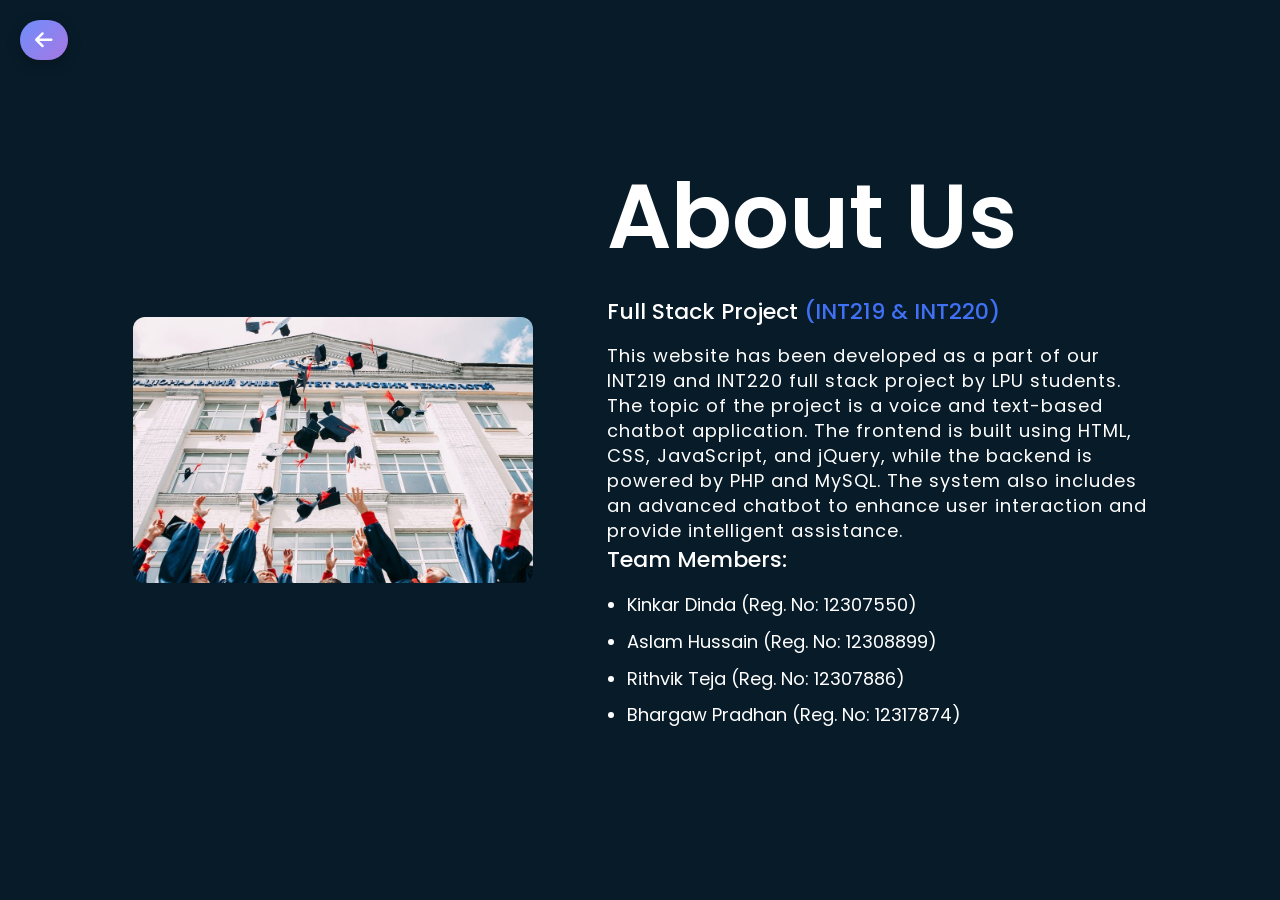
<file: collageproject/src/about_us/index.html>
<!DOCTYPE html>
<html lang="en">
  <head>
    <meta charset="UTF-8" />
    <meta name="viewport" content="width=device-width, initial-scale=1.0" />
    <meta http-equiv="X-UA-Compatible" content="ie=edge" />
    <title>Website About Us Page HTML CSS</title>
    <link rel="stylesheet" href="style.css" />
    <link
      rel="stylesheet"
      href="https://cdnjs.cloudflare.com/ajax/libs/font-awesome/6.4.0/css/all.min.css"
    />
  </head>
  <body>
    <section class="about-us">
      <div class="about">
        <img src="aboutus.jpg" class="pic" />
        <div class="text">
          <h2>About Us</h2>
          <h5>Full Stack Project <span>(INT219 & INT220)</span></h5>
          <p>
            This website has been developed as a part of our INT219 and INT220 full stack project by LPU students. The topic of the project is a voice and text-based chatbot application. The frontend is built using HTML, CSS, JavaScript, and jQuery, while the backend is powered by PHP and MySQL. The system also includes an advanced chatbot to enhance user interaction and provide intelligent assistance.
          </p>

          <h5>Team Members:</h5>
          <ul>
            <li>Kinkar Dinda (Reg. No: 12307550)</li>
            <li>Aslam Hussain (Reg. No: 12308899)</li>
            <li>Rithvik Teja (Reg. No: 12307886)</li>
            <li>Bhargaw Pradhan (Reg. No: 12317874)</li>
          </ul>

          <!-- <div class="data">
            <a href="http://localhost/collageProject/src/Contact_form/index.php" class="hire">contact now</a>
          </div> -->
        </div>
      </div>
    </section>

    <a href="javascript:history.back()" class="back-button">
      <span class="back-icon"><i class="fas fa-arrow-left"></i></span>
    </a>
  </body>
</html>
</file>
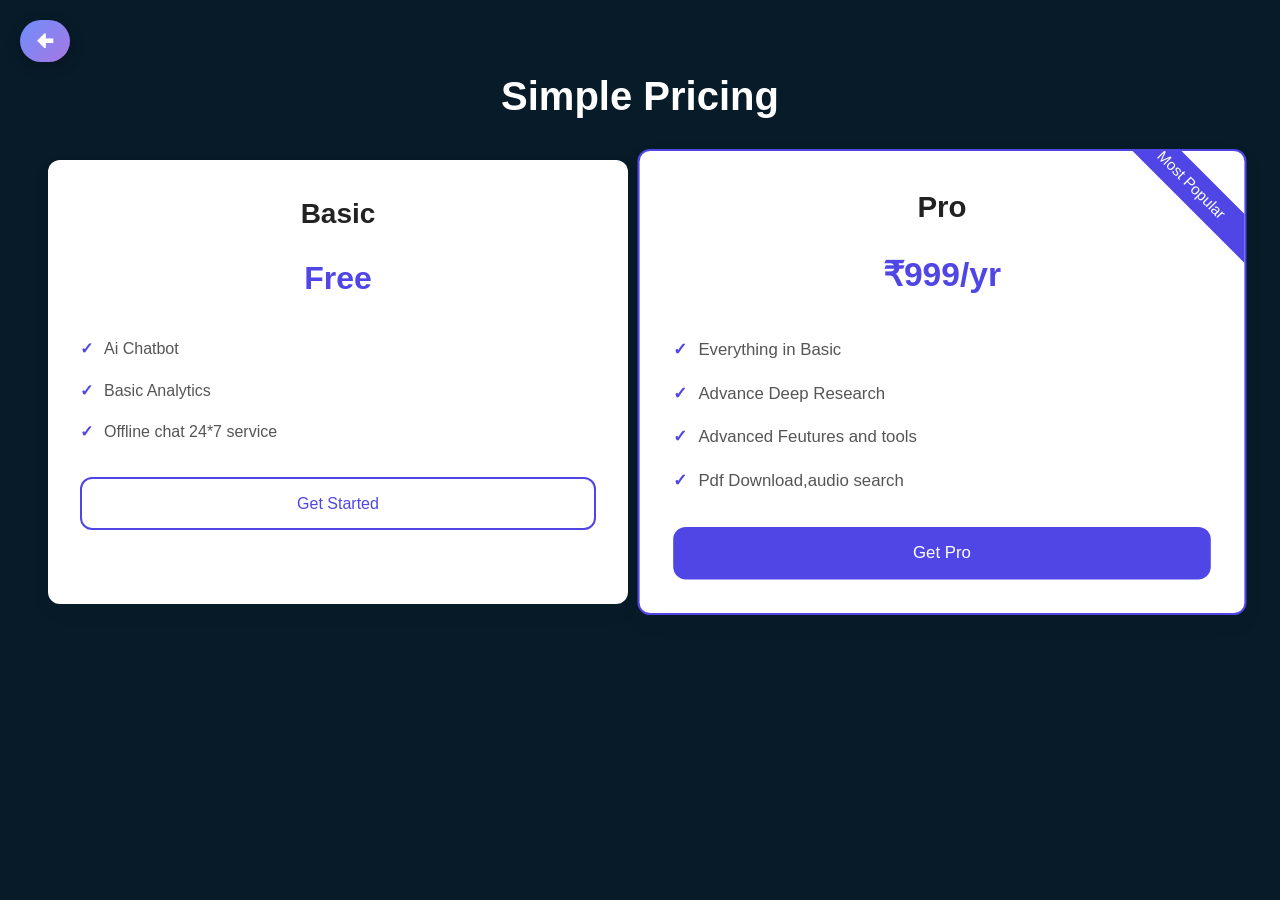
<file: collageproject/src/paid_version/index.html>
<!DOCTYPE html>
<html lang="en">
<head>
    <meta charset="UTF-8">
    <meta name="viewport" content="width=device-width, initial-scale=1.0">
    <title>Pricing Plans</title>
    <link rel="stylesheet" href="style.css">
</head>
<body>
    <!-- Pricing Section -->
    <section id="pricing" class="pricing" aria-labelledby="pricing-title">
        <div class="container">
            <h2 id="pricing-title">Simple Pricing</h2>
            <div class="pricing-cards">
                <div class="price-card">
                    <h3>Basic</h3>
                    <div class="price">Free</div>
                    <ul>
                        <li>Ai Chatbot</li>
                        <li>Basic Analytics</li>
                        <li>Offline chat 24*7 service</li>
                    </ul>
                    <a  href="http://localhost/collageProject/src/chatbot/index.php" class="btn btn-outline">Get Started</a>
                </div>
                <div class="price-card featured">
                    <h3>Pro</h3>
                    <div class="price">₹999/yr</div>
                    <ul>
                        <li>Everything in Basic</li>
                        <li>Advance Deep Research</li>
                        <li>Advanced Feutures and tools</li>
                        <li>Pdf Download,audio search</li>
                    </ul>
                    <a href="https://rzp.io/rzp/0isN3kcw" class="btn btn-primary">Get Pro</a>
                </div>
            </div>
        </div>
    </section>
    <a href="javascript:history.back()" class="back-button">
        <span class="back-icon"> 🠈</span>
    </a>
</body>
</html>
</file>
<file: collageproject/src/about_us/style.css>
@import url("https://fonts.googleapis.com/css2?family=Poppins:wght@200;300;400;500&display=swap");

* {
  margin: 0;
  padding: 0;
  box-sizing: border-box;
  font-family: "Poppins", sans-serif;
}

body {
  height: 100%;
  width: 100%;
}

.about-us {
  display: flex;
  align-items: center;
  height: 100vh;
  width: 100%;
  padding: 90px 0;
  background: #081B29;
}

.pic {
  height: auto;
  width: 400px;
  border-radius: 12px;
}

.about {
  width: 1130px;
  max-width: 85%;
  margin: 0 auto;
  display: flex;
  align-items: center;
  justify-content: space-around;
}

.text {
  width: 540px;
}

.text h2 {
  color: white;
  font-size: 90px;
  font-weight: 600;
  margin-bottom: 10px;
}

.text h5 {
  color: white;
  font-size: 22px;
  font-weight: 500;
  margin-bottom: 15px;
}

span {
  color: #4070f4;
}

.text p {
  color: white;
  font-size: 18px;
  line-height: 25px;
  letter-spacing: 1px;
}

.text ul {
  color: white;
  font-size: 18px;
  margin-top: 15px;
  margin-bottom: 20px;
  padding-left: 20px;
  list-style-type: disc;
}

.text ul li {
  margin-bottom: 8px;
  line-height: 1.6;
}

.data {
  margin-top: 30px;
}

.hire {
  font-size: 18px;
  background: #4070f4;
  color: #fff;
  text-decoration: none;
  border: none;
  padding: 12px 25px;
  border-radius: 6px;
  transition: 0.5s;
}

.hire:hover {
  background: #000;
}

.back-button {
  position: fixed;
  top: 20px;
  left: 20px;
  background: linear-gradient(135deg, #6e8efb, #a777e3);
  color: white;
  border: none;
  padding: 5px 15px;
  border-radius: 30px;
  font-size: 16px;
  font-weight: 600;
  box-shadow: 0 4px 15px rgba(0, 0, 0, 0.2);
  cursor: pointer;
  display: flex;
  align-items: center;
  transition: all 0.3s ease;
  z-index: 1000;
  text-decoration: none;
}

.back-button:hover {
  transform: translateY(-2px);
  box-shadow: 0 6px 18px rgba(0, 0, 0, 0.25);
}

.back-icon {
  font-size: 20px;
  color: white;
}

@media (max-width: 768px) {
  .about-us {
    padding: 40px 20px;
    height: auto;
  }

  .about {
    flex-direction: column;
    text-align: center;
  }

  .pic {
    width: 100%;
    max-width: 300px;
    margin-bottom: 20px;
  }

  .text {
    width: 100%;
  }

  .text h2 {
    font-size: 50px;
  }

  .text h5 {
    font-size: 18px;
  }

  .text p {
    font-size: 16px;
    line-height: 22px;
  }

  .hire {
    font-size: 16px;
    padding: 10px 20px;
  }

  .back-button {
    padding: 5px 12px;
    font-size: 14px;
  }

  .back-icon {
    font-size: 16px;
    margin-right: 6px;
  }

  .text ul {
    font-size: 16px;
  }
}

@media (max-width: 480px) {
  .text h2 {
    font-size: 40px;
  }

  .text h5 {
    font-size: 16px;
  }

  .text p {
    font-size: 14px;
  }

  .text ul {
    font-size: 14px;
  }
}
</file>
<file: collageproject/src/paid_version/style.css>
:root {
    --background: #fff;
    --light-background: #081B29;
    --primary-color: #4f46e5;
    --light-text: #555;
    --border-radius: 12px;
    --transition: 0.3s ease-in-out;
    --shadow: 0 8px 20px rgba(0, 0, 0, 0.05);
    --shadow-hover: 0 10px 30px rgba(0, 0, 0, 0.1);
}

* {
    margin: 0;
    padding: 0;
    box-sizing: border-box;
    text-decoration: none;
}

body {
    font-family: 'Segoe UI', Tahoma, Geneva, Verdana, sans-serif;
    background-color: var(--light-background);
    color: #222;
    line-height: 1.6;
    min-height: 100vh;
}

/* Container */
.container {
    width: 100%;
    max-width: 1280px;
    margin: 0 auto;
    padding: 0 1rem;
}

/* Pricing Section */
.pricing {
    padding: 2rem 1rem;
    text-align: center;
}

.pricing h2 {
    font-size: clamp(1.8rem, 5vw, 2.5rem);
    margin-bottom: 2rem;
    color: white;
}

/* Pricing Cards Container */
.pricing-cards {
    display: grid;
    gap: 1.5rem;
    justify-content: center;
}

/* Pricing Cards */
.price-card {
    background: var(--background);
    padding: 1.5rem;
    border-radius: var(--border-radius);
    box-shadow: var(--shadow);
    transition: transform var(--transition), box-shadow var(--transition);
}

.price-card:hover {
    transform: translateY(-5px);
    box-shadow: var(--shadow-hover);
}

.price-card.featured {
    border: 2px solid var(--primary-color);
    position: relative;
    overflow: hidden;
}

.price-card.featured::before {
    content: "Most Popular";
    position: absolute;
    top: 1rem;
    right: -2.5rem;
    background: var(--primary-color);
    color: #fff;
    padding: 0.3rem 3rem;
    transform: rotate(45deg);
    font-size: 0.9rem;
}

/* Card Content */
.price-card h3 {
    font-size: clamp(1.4rem, 4vw, 1.75rem);
    margin-bottom: 1rem;
}

.price {
    font-size: clamp(1.6rem, 5vw, 2rem);
    font-weight: 600;
    color: var(--primary-color);
    margin-bottom: 1.5rem;
}

.price-card ul {
    list-style: none;
    margin-bottom: 1.5rem;
    text-align: left;
}

.price-card ul li {
    padding: 0.5rem 0;
    color: var(--light-text);
    position: relative;
    padding-left: 1.5rem;
}

.price-card ul li::before {
    content: "✓";
    position: absolute;
    left: 0;
    color: var(--primary-color);
    font-weight: bold;
}

/* Buttons */
.btn {
    display: inline-block;
    width: 100%;
    padding: 0.75rem;
    font-size: 1rem;
    border-radius: var(--border-radius);
    cursor: pointer;
    border: none;
    transition: background var(--transition), transform var(--transition);
    text-align: center;
}

.btn-outline {
    border: 2px solid var(--primary-color);
    background: transparent;
    color: var(--primary-color);
}

.btn-outline:hover,
.btn-outline:focus {
    background: var(--primary-color);
    color: #fff;
}

.btn-primary {
    background: var(--primary-color);
    color: #fff;
}

.btn-primary:hover,
.btn-primary:focus {
    background: #3b37cc;
}

.btn:focus {
    outline: 3px solid var(--primary-color);
    outline-offset: 2px;
}

/* Responsive Design */
@media (min-width: 600px) {
    .pricing-cards {
        grid-template-columns: repeat(2, minmax(250px, 1fr));
    }

    .price-card {
        padding: 2rem;
    }
}

@media (min-width: 1024px) {
    .pricing-cards {
        grid-template-columns: repeat(auto-fit, minmax(300px, 1fr));
    }

    .pricing {
        padding: 4rem 2rem;
    }

    .price-card.featured {
        transform: scale(1.05);
    }

    .price-card.featured:hover {
        transform: scale(1.05) translateY(-5px);
    }
}

@media (max-width: 599px) {
    .pricing-cards {
        grid-template-columns: 1fr;
    }

    .price-card {
        max-width: 400px;
        margin: 0 auto;
    }

    .price-card.featured {
        transform: none;
    }
}


.back-button {
    position: fixed;
    top: 20px;
    left: 20px;
    background: linear-gradient(135deg, #6e8efb, #a777e3);
    color: white;
    border: none;
    padding: 5px 15px;
    border-radius: 30px;
    font-size: 16px;
    font-weight: 600;
    box-shadow: 0 4px 15px rgba(0, 0, 0, 0.2);
    cursor: pointer;
    display: flex;
    align-items: center;
    transition: all 0.3s ease;
    z-index: 1000;
    text-decoration: none;
  }

  .back-button:hover {
    transform: translateY(-2px);
    box-shadow: 0 6px 18px rgba(0, 0, 0, 0.25);
  }

  .back-icon {
    /* margin-right: 10px; */
    color: white;
    font-size: 20px;
  }
</file>
